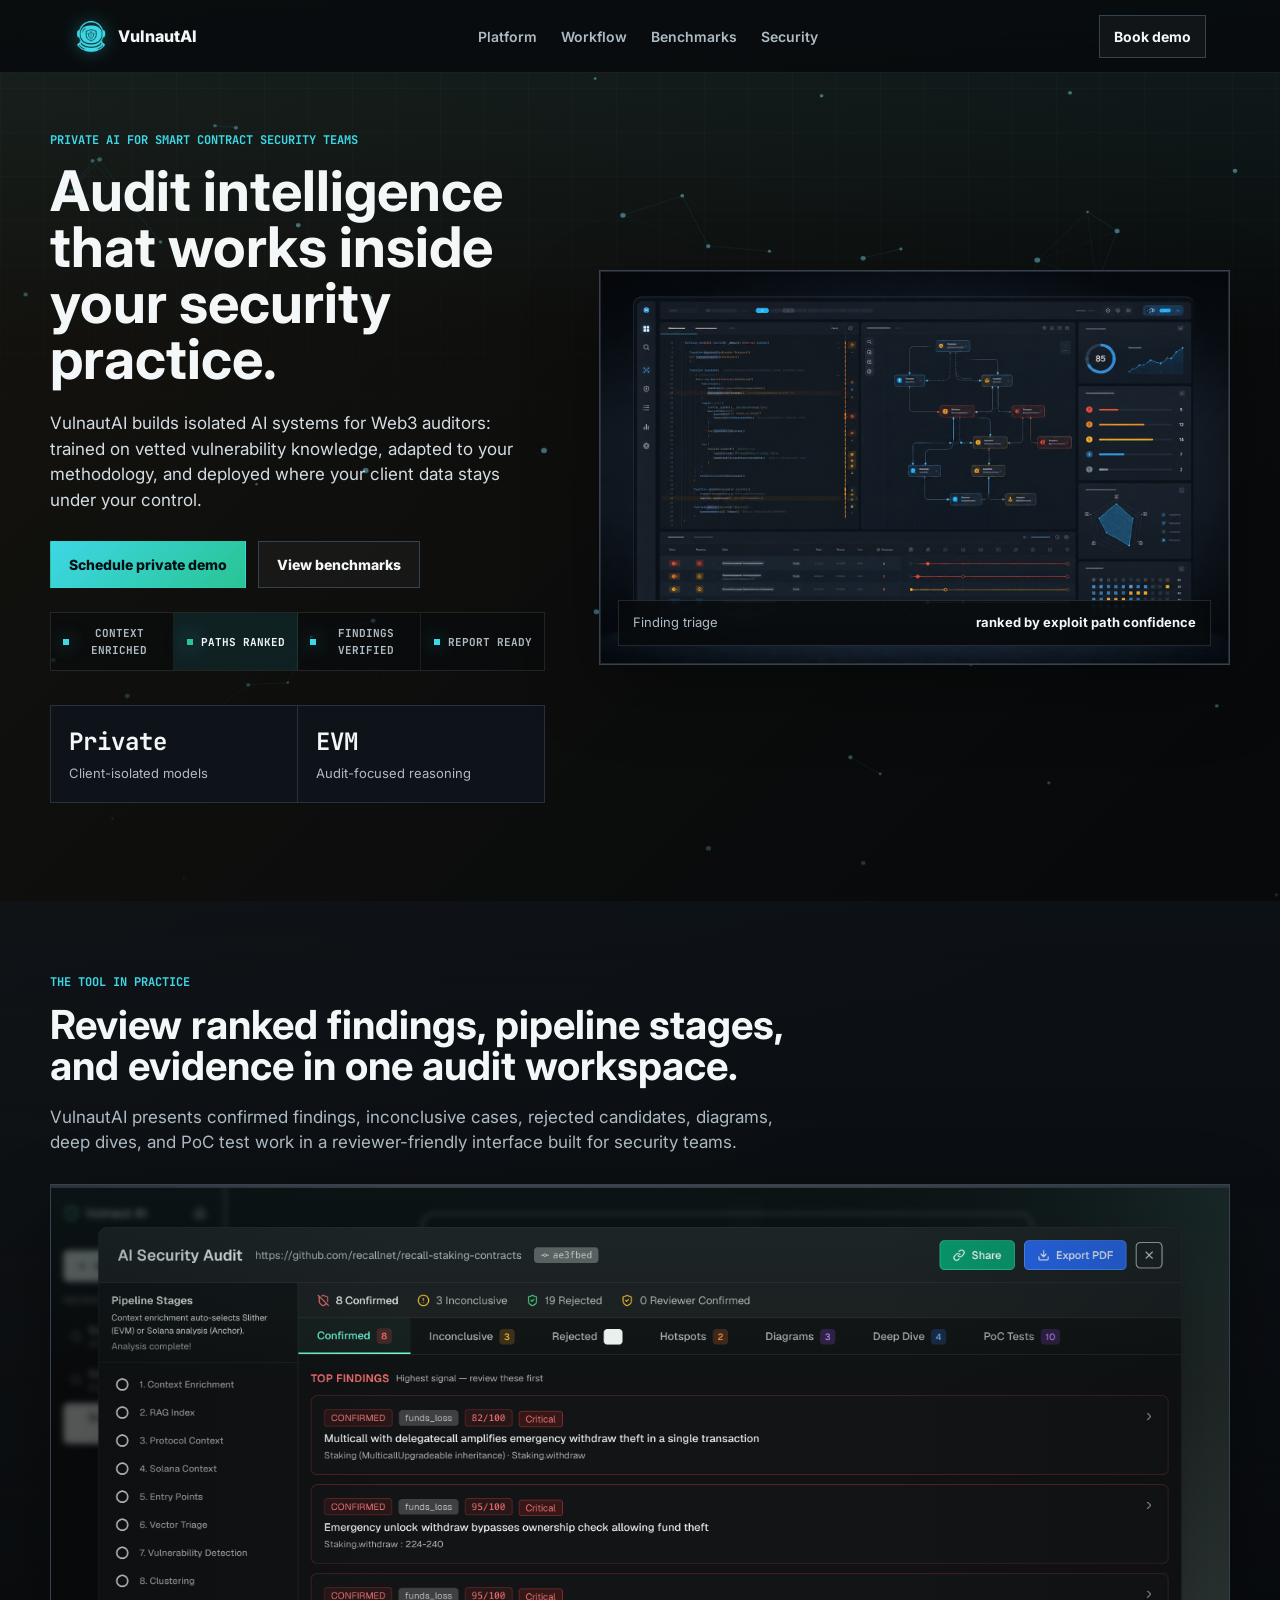
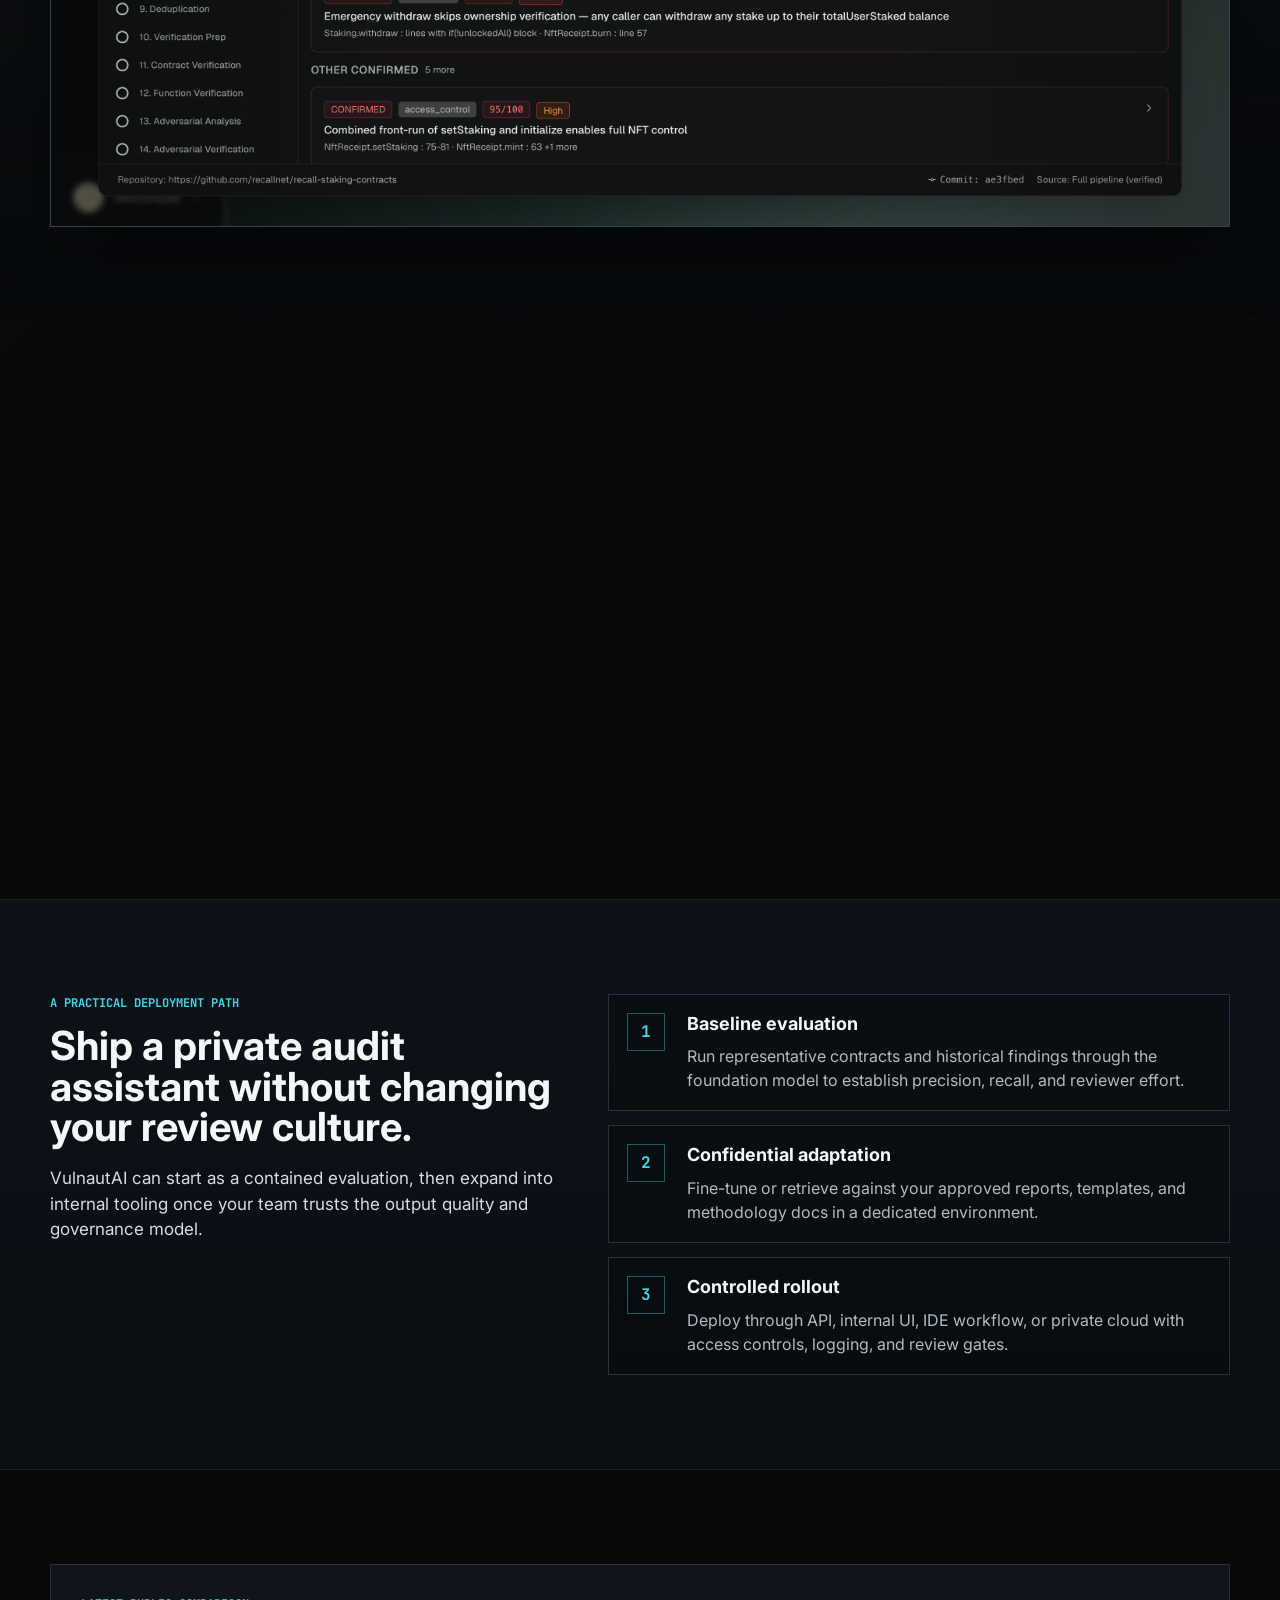
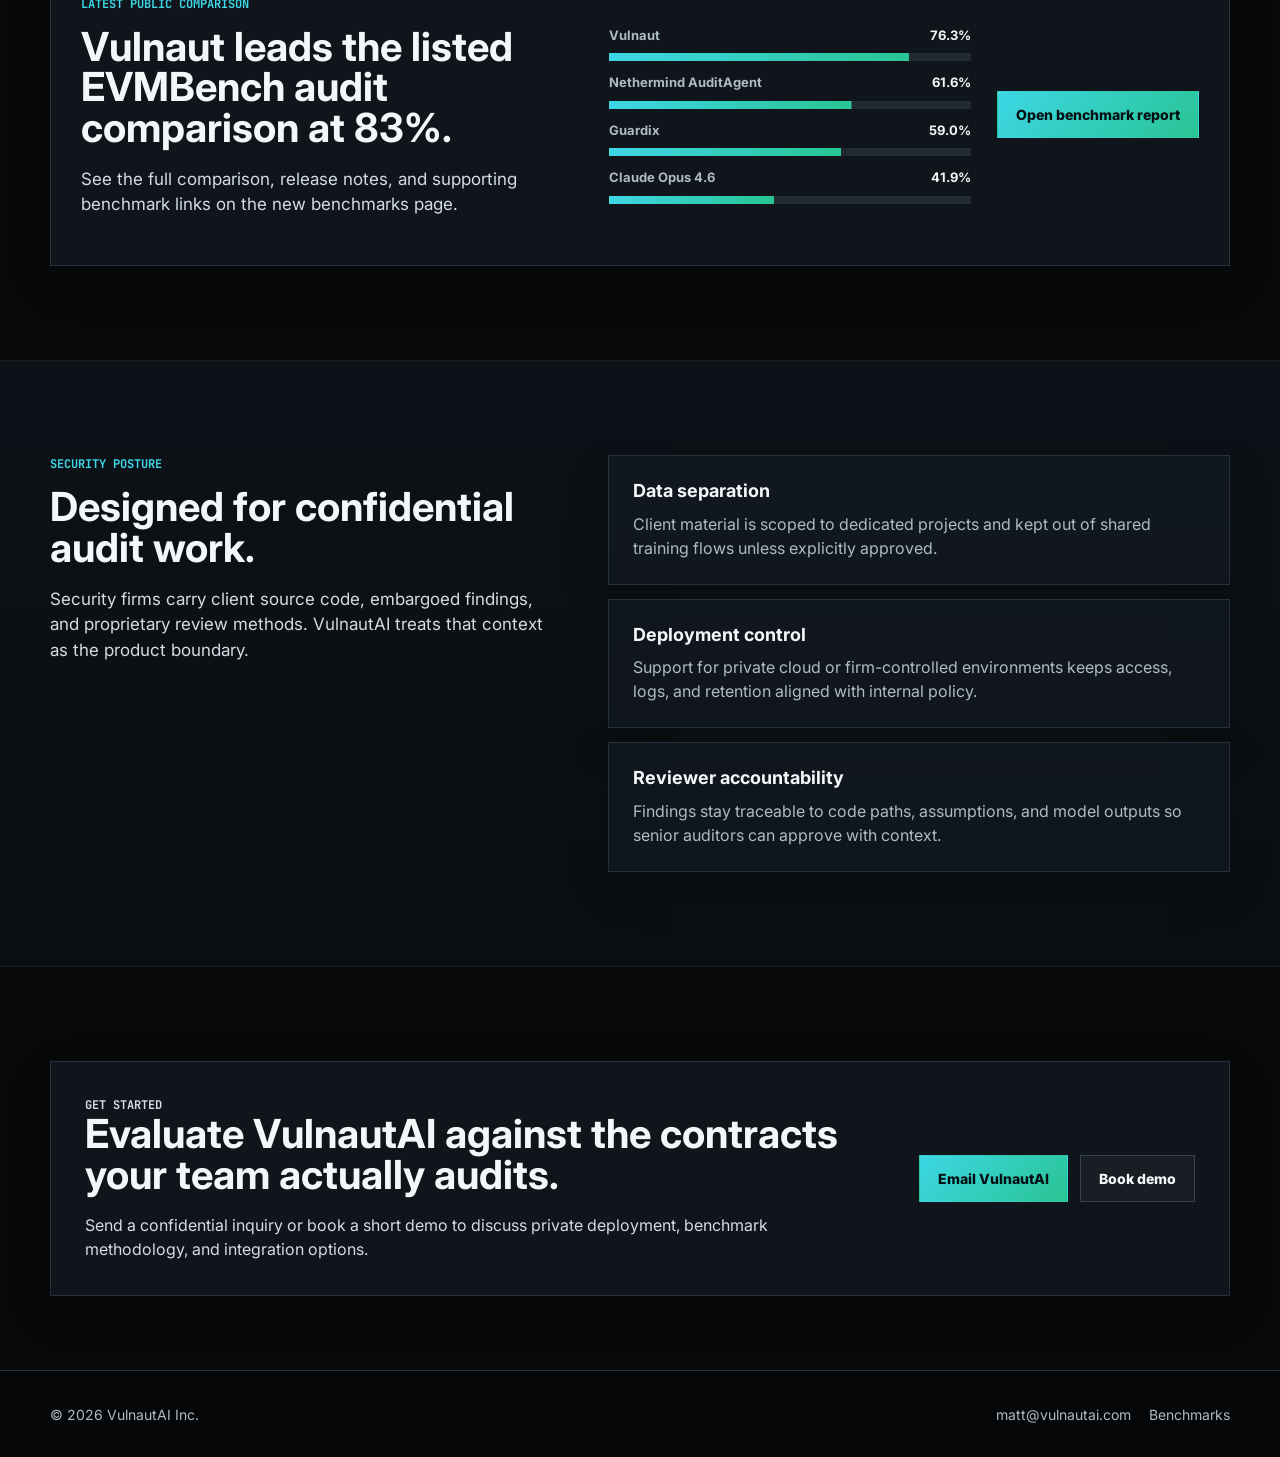
<file: index.html>
<!DOCTYPE html>
<html lang="en">
<head>
  <meta charset="UTF-8">
  <meta name="viewport" content="width=device-width, initial-scale=1.0">
  <meta name="description" content="VulnautAI builds private AI systems for smart contract security teams, combining isolated model deployments with measurable audit performance.">
  <title>VulnautAI - Private AI for Web3 Security</title>
  <meta name="theme-color" content="#07090b">
  <link rel="icon" type="image/svg+xml" href="favicon.svg">
  <meta property="og:type" content="website">
  <meta property="og:site_name" content="VulnautAI">
  <meta property="og:title" content="VulnautAI — Private AI for Web3 Security">
  <meta property="og:description" content="Isolated AI systems for smart contract auditors: vetted vulnerability knowledge, your methodology, and deployment where client data stays under your control.">
  <meta property="og:image" content="assets/security-workbench-hero.png">
  <meta property="og:url" content="https://vulnautai.com/">
  <meta name="twitter:card" content="summary_large_image">
  <meta name="twitter:title" content="VulnautAI — Private AI for Web3 Security">
  <meta name="twitter:description" content="Audit intelligence that works inside your security practice.">
  <meta name="twitter:image" content="assets/security-workbench-hero.png">
  <script>document.documentElement.classList.add("js");</script>
  <link rel="preconnect" href="https://fonts.googleapis.com">
  <link rel="preconnect" href="https://fonts.gstatic.com" crossorigin>
  <link href="https://fonts.googleapis.com/css2?family=Inter:wght@400;500;600;700;800&family=JetBrains+Mono:wght@500;600;700&display=swap" rel="stylesheet">
  <link rel="stylesheet" href="styles.css">
</head>
<body>
  <header class="site-header">
    <nav class="nav-shell" aria-label="Primary navigation">
      <a class="brand" href="index.html" aria-label="VulnautAI home">
        <img class="brand-mark" src="logo-mark.png" alt="" aria-hidden="true">
        <span>VulnautAI</span>
      </a>
      <div class="nav-links">
        <a href="#platform">Platform</a>
        <a href="#workflow">Workflow</a>
        <a href="benchmarks.html">Benchmarks</a>
        <a href="#security">Security</a>
      </div>
      <a class="nav-cta" href="https://calendly.com/matt-vulnautai/30min">Book demo</a>
    </nav>
  </header>

  <main>
    <section class="hero section-band">
      <canvas class="hero-net" aria-hidden="true"></canvas>
      <div class="section-inner hero-grid">
        <div class="hero-copy" data-reveal>
          <p class="eyebrow">Private AI for smart contract security teams</p>
          <h1>Audit intelligence that works inside your security practice.</h1>
          <p class="hero-lede">VulnautAI builds isolated AI systems for Web3 auditors: trained on vetted vulnerability knowledge, adapted to your methodology, and deployed where your client data stays under your control.</p>
          <div class="hero-actions">
            <a class="button button-primary" href="https://calendly.com/matt-vulnautai/30min">Schedule private demo</a>
            <a class="button button-secondary" href="benchmarks.html">View benchmarks</a>
          </div>
          <div class="signal-rail" aria-label="Audit signal flow">
            <span>Context enriched</span>
            <span>Paths ranked</span>
            <span>Findings verified</span>
            <span>Report ready</span>
          </div>
          <dl class="hero-metrics" aria-label="VulnautAI highlights">
            <div>
              <dt>Private</dt>
              <dd>Client-isolated models</dd>
            </div>
            <div>
              <dt>EVM</dt>
              <dd>Audit-focused reasoning</dd>
            </div>
          </dl>
        </div>
        <div class="hero-visual" data-reveal data-tilt aria-label="AI security audit workbench preview">
          <img src="assets/security-workbench-hero.png" alt="Security audit dashboard showing code review panes, vulnerability traces, and benchmark cards">
          <div class="hero-visual-caption">
            <span>Finding triage</span>
            <strong>ranked by exploit path confidence</strong>
          </div>
        </div>
      </div>
    </section>

    <section class="section-band product-proof-band">
      <div class="section-inner product-proof">
        <div class="product-proof-copy" data-reveal>
          <p class="eyebrow">The tool in practice</p>
          <h2>Review ranked findings, pipeline stages, and evidence in one audit workspace.</h2>
          <p class="section-intro">VulnautAI presents confirmed findings, inconclusive cases, rejected candidates, diagrams, deep dives, and PoC test work in a reviewer-friendly interface built for security teams.</p>
        </div>
        <figure class="product-shot" data-reveal data-tilt>
          <img src="assets/vulnaut-audit-ui.png" alt="VulnautAI security audit interface showing pipeline stages, confirmed findings, and export controls">
        </figure>
      </div>
    </section>

    <section id="platform" class="section-band">
      <div class="section-inner split-section">
        <div data-reveal>
          <p class="eyebrow">Built for auditors, not generic chat</p>
          <h2>From vulnerability signal to review-ready evidence.</h2>
        </div>
        <p class="section-intro" data-reveal>The platform is designed around how security firms actually work: private client context, repeatable methodology, explainable finding evidence, and measurable model performance.</p>
      </div>

      <div class="section-inner feature-grid">
        <article class="feature-card" data-reveal>
          <span class="feature-kicker">01</span>
          <h3>Private model rooms</h3>
          <p>Dedicated environments for each firm keep methodology, audit reports, and client material isolated throughout tuning, evaluation, and deployment.</p>
        </article>
        <article class="feature-card" data-reveal>
          <span class="feature-kicker">02</span>
          <h3>Evidence-first findings</h3>
          <p>Outputs are structured around exploit path, affected code, impact, assumptions, and remediation notes so auditors can review instead of rewrite.</p>
        </article>
        <article class="feature-card" data-reveal>
          <span class="feature-kicker">03</span>
          <h3>Benchmark ledger</h3>
          <p>Model releases are compared against public EVM audit tasks and peer systems so performance claims stay tied to visible measurements.</p>
        </article>
      </div>
    </section>

    <section id="workflow" class="section-band band-muted">
      <div class="section-inner workflow-layout">
        <div class="workflow-copy" data-reveal>
          <p class="eyebrow">A practical deployment path</p>
          <h2>Ship a private audit assistant without changing your review culture.</h2>
          <p class="section-intro">VulnautAI can start as a contained evaluation, then expand into internal tooling once your team trusts the output quality and governance model.</p>
        </div>
        <ol class="process-list">
          <li data-reveal>
            <span>1</span>
            <div>
              <h3>Baseline evaluation</h3>
              <p>Run representative contracts and historical findings through the foundation model to establish precision, recall, and reviewer effort.</p>
            </div>
          </li>
          <li data-reveal>
            <span>2</span>
            <div>
              <h3>Confidential adaptation</h3>
              <p>Fine-tune or retrieve against your approved reports, templates, and methodology docs in a dedicated environment.</p>
            </div>
          </li>
          <li data-reveal>
            <span>3</span>
            <div>
              <h3>Controlled rollout</h3>
              <p>Deploy through API, internal UI, IDE workflow, or private cloud with access controls, logging, and review gates.</p>
            </div>
          </li>
        </ol>
      </div>
    </section>

    <section class="section-band">
      <div class="section-inner benchmark-teaser" data-reveal>
        <div>
          <p class="eyebrow">Latest public comparison</p>
          <h2>Vulnaut leads the listed EVMBench audit comparison at 83%.</h2>
          <p class="section-intro">See the full comparison, release notes, and supporting benchmark links on the new benchmarks page.</p>
        </div>
        <div class="mini-bars" aria-label="Top benchmark scores">
          <div class="mini-bar">
            <span>Vulnaut</span>
            <strong>83.0%</strong>
            <i style="--value: 83%"></i>
          </div>
          <div class="mini-bar">
            <span>Nethermind AuditAgent</span>
            <strong>67.0%</strong>
            <i style="--value: 67%"></i>
          </div>
          <div class="mini-bar">
            <span>Guardix</span>
            <strong>64.2%</strong>
            <i style="--value: 64.2%"></i>
          </div>
          <div class="mini-bar">
            <span>Claude Opus 4.6</span>
            <strong>45.6%</strong>
            <i style="--value: 45.6%"></i>
          </div>
        </div>
        <a class="button button-primary" href="benchmarks.html">Open benchmark report</a>
      </div>
    </section>

    <section id="security" class="section-band band-muted">
      <div class="section-inner security-grid">
        <div data-reveal>
          <p class="eyebrow">Security posture</p>
          <h2>Designed for confidential audit work.</h2>
          <p class="section-intro">Security firms carry client source code, embargoed findings, and proprietary review methods. VulnautAI treats that context as the product boundary.</p>
        </div>
        <div class="security-points">
          <article data-reveal>
            <h3>Data separation</h3>
            <p>Client material is scoped to dedicated projects and kept out of shared training flows unless explicitly approved.</p>
          </article>
          <article data-reveal>
            <h3>Deployment control</h3>
            <p>Support for private cloud or firm-controlled environments keeps access, logs, and retention aligned with internal policy.</p>
          </article>
          <article data-reveal>
            <h3>Reviewer accountability</h3>
            <p>Findings stay traceable to code paths, assumptions, and model outputs so senior auditors can approve with context.</p>
          </article>
        </div>
      </div>
    </section>

    <section class="section-band contact-band">
      <div class="section-inner contact-panel" data-reveal>
        <div>
          <p class="eyebrow">Get started</p>
          <h2>Evaluate VulnautAI against the contracts your team actually audits.</h2>
          <p>Send a confidential inquiry or book a short demo to discuss private deployment, benchmark methodology, and integration options.</p>
        </div>
        <div class="contact-actions">
          <a class="button button-primary" href="mailto:matt@vulnautai.com">Email VulnautAI</a>
          <a class="button button-secondary" href="https://calendly.com/matt-vulnautai/30min">Book demo</a>
        </div>
      </div>
    </section>
  </main>

  <footer class="site-footer">
    <div class="section-inner footer-inner">
      <p>&copy; 2026 VulnautAI Inc.</p>
      <div>
        <a href="mailto:matt@vulnautai.com">matt@vulnautai.com</a>
        <a href="benchmarks.html">Benchmarks</a>
      </div>
    </div>
  </footer>
  <script src="app.js" defer></script>
</body>
</html>
</file>
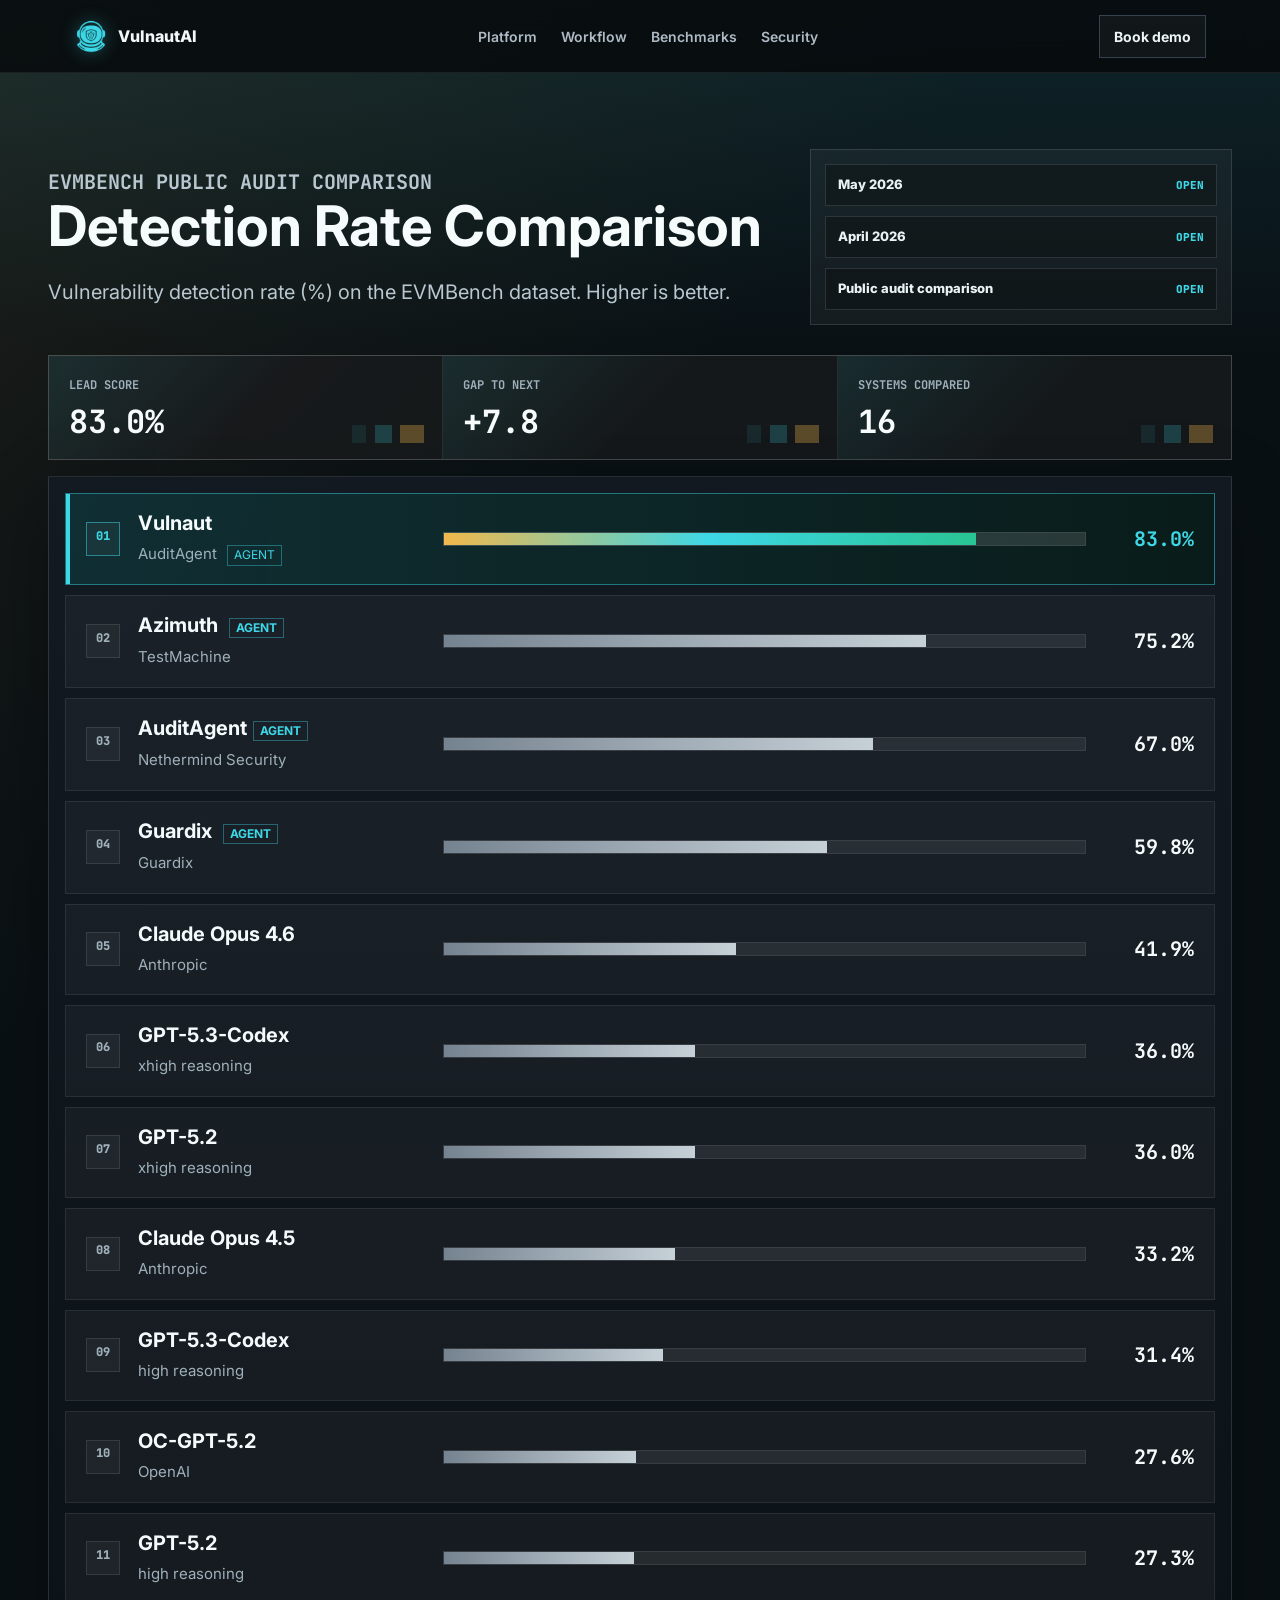
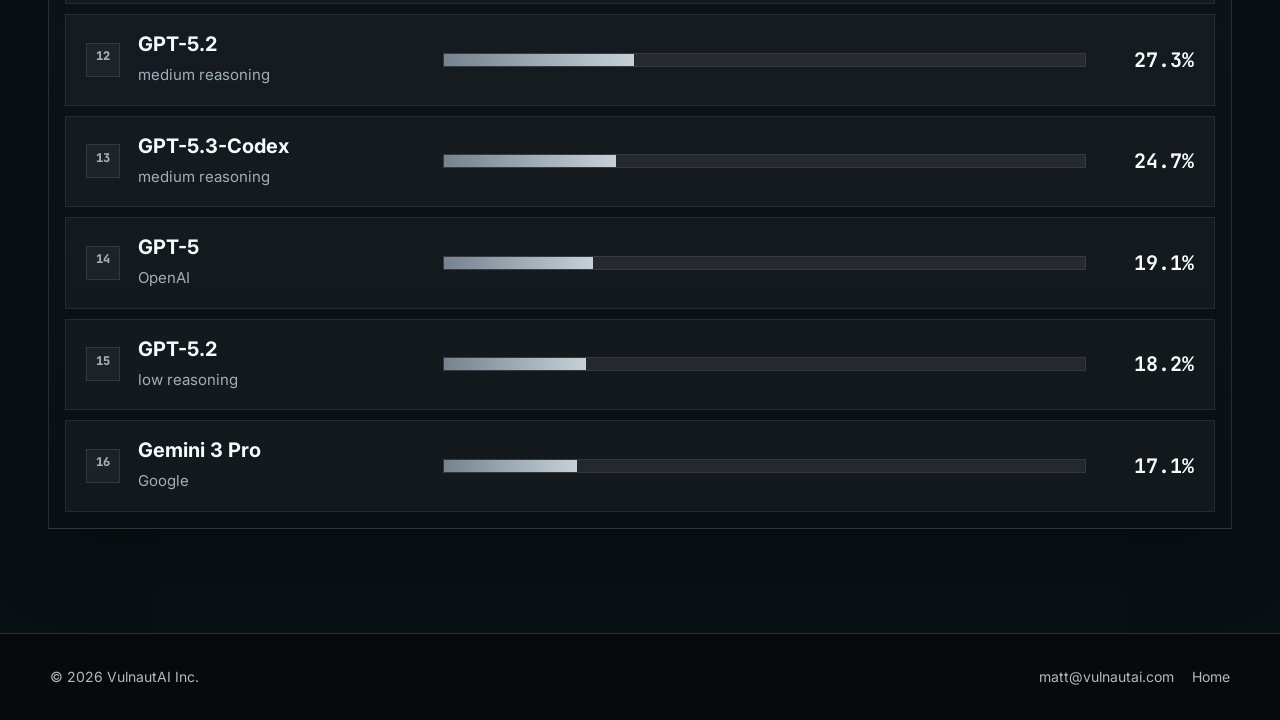
<file: benchmarks.html>
<!DOCTYPE html>
<html lang="en">
<head>
  <meta charset="UTF-8">
  <meta name="viewport" content="width=device-width, initial-scale=1.0">
  <meta name="description" content="VulnautAI benchmark results, EVMBench reports, and public audit comparison scores.">
  <title>Benchmarks - VulnautAI</title>
  <meta name="theme-color" content="#091014">
  <link rel="icon" type="image/svg+xml" href="favicon.svg">
  <meta property="og:type" content="website">
  <meta property="og:site_name" content="VulnautAI">
  <meta property="og:title" content="VulnautAI — EVMBench Detection Rate Comparison">
  <meta property="og:description" content="Vulnerability detection rate on the EVMBench dataset. Vulnaut leads the public audit comparison at 83.0%.">
  <meta property="og:url" content="https://vulnautai.com/benchmarks.html">
  <meta name="twitter:card" content="summary_large_image">
  <meta name="twitter:title" content="VulnautAI — EVMBench Detection Rate Comparison">
  <meta name="twitter:description" content="Vulnaut leads the public audit comparison at 83.0%.">
  <script>document.documentElement.classList.add("js");</script>
  <link rel="preconnect" href="https://fonts.googleapis.com">
  <link rel="preconnect" href="https://fonts.gstatic.com" crossorigin>
  <link href="https://fonts.googleapis.com/css2?family=Inter:wght@400;500;600;700;800&family=JetBrains+Mono:wght@500;600;700&display=swap" rel="stylesheet">
  <link rel="stylesheet" href="styles.css">
</head>
<body class="comparison-page">
  <header class="site-header">
    <nav class="nav-shell" aria-label="Primary navigation">
      <a class="brand" href="index.html" aria-label="VulnautAI home">
        <img class="brand-mark" src="logo-mark.png" alt="" aria-hidden="true">
        <span>VulnautAI</span>
      </a>
      <div class="nav-links">
        <a href="index.html#platform">Platform</a>
        <a href="index.html#workflow">Workflow</a>
        <a href="benchmarks.html">Benchmarks</a>
        <a href="index.html#security">Security</a>
      </div>
      <a class="nav-cta" href="https://calendly.com/matt-vulnautai/30min">Book demo</a>
    </nav>
  </header>

  <main class="comparison-main">
    <section class="comparison-intro">
      <div data-reveal>
        <p class="comparison-kicker">EVMBench public audit comparison</p>
        <h1>Detection Rate Comparison</h1>
        <p>Vulnerability detection rate (%) on the EVMBench dataset. Higher is better.</p>
      </div>
      <div class="report-links" id="reports" data-reveal aria-label="Benchmark source links">
        <a href="https://www.notion.so/VulnautAI-Score-on-EVMBench-May-2026-36dcd0d11463803a98b4fb45fc213300">May 2026</a>
        <a href="https://www.notion.so/VulnautAI-Score-on-EVMBench-April-2026-140cd0d114638326b743819d1d760440">April 2026</a>
        <a href="https://www.notion.so/Vulnaut-Public-Audit-Comparison-35acd0d1146380d482d7ef9dad1f2817">Public audit comparison</a>
      </div>
    </section>

    <section class="comparison-summary" aria-label="Benchmark summary">
      <div>
        <span>Lead score</span>
        <strong>83.0%</strong>
      </div>
      <div>
        <span>Gap to next</span>
        <strong>+7.8</strong>
      </div>
      <div>
        <span>Systems compared</span>
        <strong>16</strong>
      </div>
    </section>

    <section id="comparison" class="detection-board" aria-label="Detection rate comparison scores">
      <article class="detection-row leader" data-reveal>
        <div class="competitor">
          <span class="competitor-mark">V</span>
          <div>
            <strong>Vulnaut</strong>
            <small>AuditAgent <em>Agent</em></small>
          </div>
        </div>
        <div class="detection-track" aria-hidden="true"><i style="--value: 83%"></i></div>
        <strong class="score">83.0%</strong>
      </article>


      <article class="detection-row" data-reveal>
        <div class="competitor">
          <span class="competitor-mark">D</span>
          <div>
            <strong>Azimuth <em>Agent</em></strong>
            <small>TestMachine</small>
          </div>
        </div>
        <div class="detection-track" aria-hidden="true"><i style="--value: 75.2%"></i></div>
        <strong class="score">75.2%</strong>
      </article>

      <article class="detection-row" data-reveal>
        <div class="competitor">
          <span class="competitor-mark">N</span>
          <div>
            <strong>AuditAgent<em>Agent</em></strong>
            <small>Nethermind Security</small>
          </div>
        </div>
        <div class="detection-track" aria-hidden="true"><i style="--value: 67%"></i></div>
        <strong class="score">67.0%</strong>
      </article>

      <article class="detection-row" data-reveal>
        <div class="competitor">
          <span class="competitor-mark">G</span>
          <div>
            <strong>Guardix <em>Agent</em></strong>
            <small>Guardix</small>
          </div>
        </div>
        <div class="detection-track" aria-hidden="true"><i style="--value: 59.8%"></i></div>
        <strong class="score">59.8%</strong>
      </article>

      <article class="detection-row" data-reveal>
        <div class="competitor">
          <span class="competitor-mark">A</span>
          <div>
            <strong>Claude Opus 4.6</strong>
            <small>Anthropic</small>
          </div>
        </div>
        <div class="detection-track" aria-hidden="true"><i style="--value: 45.6%"></i></div>
        <strong class="score">45.6%</strong>
      </article>

      <article class="detection-row" data-reveal>
        <div class="competitor">
          <span class="competitor-mark">O</span>
          <div>
            <strong>GPT-5.3-Codex</strong>
            <small>xhigh reasoning</small>
          </div>
        </div>
        <div class="detection-track" aria-hidden="true"><i style="--value: 39.2%"></i></div>
        <strong class="score">39.2%</strong>
      </article>

      <article class="detection-row" data-reveal>
        <div class="competitor">
          <span class="competitor-mark">O</span>
          <div>
            <strong>GPT-5.2</strong>
            <small>xhigh reasoning</small>
          </div>
        </div>
        <div class="detection-track" aria-hidden="true"><i style="--value: 39.2%"></i></div>
        <strong class="score">39.2%</strong>
      </article>

      <article class="detection-row" data-reveal>
        <div class="competitor">
          <span class="competitor-mark">A</span>
          <div>
            <strong>Claude Opus 4.5</strong>
            <small>Anthropic</small>
          </div>
        </div>
        <div class="detection-track" aria-hidden="true"><i style="--value: 36.1%"></i></div>
        <strong class="score">36.1%</strong>
      </article>

      <article class="detection-row" data-reveal>
        <div class="competitor">
          <span class="competitor-mark">O</span>
          <div>
            <strong>GPT-5.3-Codex</strong>
            <small>high reasoning</small>
          </div>
        </div>
        <div class="detection-track" aria-hidden="true"><i style="--value: 34.2%"></i></div>
        <strong class="score">34.2%</strong>
      </article>

      <article class="detection-row" data-reveal>
        <div class="competitor">
          <span class="competitor-mark">O</span>
          <div>
            <strong>OC-GPT-5.2</strong>
            <small>OpenAI</small>
          </div>
        </div>
        <div class="detection-track" aria-hidden="true"><i style="--value: 30%"></i></div>
        <strong class="score">30.0%</strong>
      </article>

      <article class="detection-row" data-reveal>
        <div class="competitor">
          <span class="competitor-mark">O</span>
          <div>
            <strong>GPT-5.2</strong>
            <small>high reasoning</small>
          </div>
        </div>
        <div class="detection-track" aria-hidden="true"><i style="--value: 29.7%"></i></div>
        <strong class="score">29.7%</strong>
      </article>

      <article class="detection-row" data-reveal>
        <div class="competitor">
          <span class="competitor-mark">O</span>
          <div>
            <strong>GPT-5.2</strong>
            <small>medium reasoning</small>
          </div>
        </div>
        <div class="detection-track" aria-hidden="true"><i style="--value: 29.7%"></i></div>
        <strong class="score">29.7%</strong>
      </article>

      <article class="detection-row" data-reveal>
        <div class="competitor">
          <span class="competitor-mark">O</span>
          <div>
            <strong>GPT-5.3-Codex</strong>
            <small>medium reasoning</small>
          </div>
        </div>
        <div class="detection-track" aria-hidden="true"><i style="--value: 26.9%"></i></div>
        <strong class="score">26.9%</strong>
      </article>

      <article class="detection-row" data-reveal>
        <div class="competitor">
          <span class="competitor-mark">O</span>
          <div>
            <strong>GPT-5</strong>
            <small>OpenAI</small>
          </div>
        </div>
        <div class="detection-track" aria-hidden="true"><i style="--value: 23.3%"></i></div>
        <strong class="score">23.3%</strong>
      </article>

      <article class="detection-row" data-reveal>
        <div class="competitor">
          <span class="competitor-mark">O</span>
          <div>
            <strong>GPT-5.2</strong>
            <small>low reasoning</small>
          </div>
        </div>
        <div class="detection-track" aria-hidden="true"><i style="--value: 22.2%"></i></div>
        <strong class="score">22.2%</strong>
      </article>

      <article class="detection-row" data-reveal>
        <div class="competitor">
          <span class="competitor-mark">G</span>
          <div>
            <strong>Gemini 3 Pro</strong>
            <small>Google</small>
          </div>
        </div>
        <div class="detection-track" aria-hidden="true"><i style="--value: 20.8%"></i></div>
        <strong class="score">20.8%</strong>
      </article>
    </section>
  </main>

  <footer class="site-footer comparison-footer">
    <div class="section-inner footer-inner">
      <p>&copy; 2026 VulnautAI Inc.</p>
      <div>
        <a href="mailto:matt@vulnautai.com">matt@vulnautai.com</a>
        <a href="index.html">Home</a>
      </div>
    </div>
  </footer>
  <script src="app.js" defer></script>
</body>
</html>
</file>
<file: styles.css>
:root {
  --bg: #07090b;
  --bg-elevated: #0d1116;
  --bg-muted: #10161d;
  --panel: #131a22;
  --panel-strong: #18212b;
  --line: #26313d;
  --line-strong: #344251;
  --text: #f4f7f8;
  --muted: #aebbc4;
  --muted-strong: #d4dde3;
  --cyan: #3dd7e6;
  --teal: #29c493;
  --amber: #f2b84b;
  --red: #ee6c5d;
  --blue: #6ba6ff;
  --shadow: 0 24px 70px rgba(0, 0, 0, 0.32);
  --max: 1180px;
}

* {
  box-sizing: border-box;
}

html {
  scroll-behavior: smooth;
}

body {
  margin: 0;
  font-family: "Inter", system-ui, -apple-system, BlinkMacSystemFont, "Segoe UI", sans-serif;
  color: var(--text);
  background:
    linear-gradient(180deg, rgba(61, 215, 230, 0.08) 0, transparent 340px),
    linear-gradient(135deg, rgba(242, 184, 75, 0.06) 0, transparent 34%),
    var(--bg);
  line-height: 1.5;
  overflow-x: hidden;
}

body::before {
  content: "";
  position: fixed;
  inset: 0;
  pointer-events: none;
  background-image:
    linear-gradient(rgba(255,255,255,0.025) 1px, transparent 1px),
    linear-gradient(90deg, rgba(255,255,255,0.025) 1px, transparent 1px);
  background-size: 44px 44px;
  mask-image: linear-gradient(to bottom, black, transparent 70%);
}

img {
  display: block;
  max-width: 100%;
}

a {
  color: inherit;
}

.site-header {
  position: sticky;
  top: 0;
  z-index: 20;
  border-bottom: 1px solid rgba(255,255,255,0.08);
  background: rgba(7, 9, 11, 0.82);
  backdrop-filter: blur(18px);
}

.nav-shell {
  max-width: var(--max);
  margin: 0 auto;
  min-height: 72px;
  padding: 0 24px;
  display: flex;
  align-items: center;
  justify-content: space-between;
  gap: 24px;
}

.brand {
  display: inline-flex;
  align-items: center;
  gap: 10px;
  text-decoration: none;
  font-weight: 800;
  letter-spacing: 0;
}

.brand-mark {
  width: 34px;
  height: 34px;
  display: block;
  object-fit: contain;
  filter: drop-shadow(0 0 9px rgba(61, 215, 230, 0.4));
}

.nav-links {
  display: flex;
  align-items: center;
  gap: 24px;
  color: var(--muted);
  font-size: 14px;
  font-weight: 600;
}

.nav-links a,
.site-footer a {
  text-decoration: none;
}

.nav-links a:hover,
.site-footer a:hover {
  color: var(--cyan);
}

.nav-cta {
  border: 1px solid var(--line-strong);
  padding: 10px 14px;
  text-decoration: none;
  font-weight: 700;
  font-size: 14px;
  background: rgba(255,255,255,0.04);
}

.nav-cta:hover {
  border-color: var(--cyan);
  color: var(--cyan);
}

.section-band {
  position: relative;
  padding: 94px 24px;
}

.band-muted {
  background: linear-gradient(180deg, rgba(16, 22, 29, 0.72), rgba(13, 17, 22, 0.72));
  border-top: 1px solid rgba(255,255,255,0.06);
  border-bottom: 1px solid rgba(255,255,255,0.06);
}

.section-inner {
  max-width: var(--max);
  margin: 0 auto;
}

.hero {
  padding-top: 54px;
  min-height: calc(100vh - 72px);
  display: grid;
  align-items: center;
}

.hero-grid {
  display: grid;
  grid-template-columns: minmax(0, 0.88fr) minmax(360px, 1.12fr);
  gap: 54px;
  align-items: center;
}

.hero-copy {
  max-width: 680px;
}

.eyebrow {
  margin: 0 0 14px;
  color: var(--cyan);
  font-family: "JetBrains Mono", monospace;
  font-size: 12px;
  font-weight: 700;
  letter-spacing: 0;
  text-transform: uppercase;
}

h1,
h2,
h3,
p {
  margin-top: 0;
}

h1 {
  margin-bottom: 24px;
  font-size: 56px;
  line-height: 1;
  letter-spacing: 0;
}

h2 {
  margin-bottom: 18px;
  font-size: 40px;
  line-height: 1.02;
  letter-spacing: 0;
}

h3 {
  margin-bottom: 10px;
  font-size: 18px;
  line-height: 1.2;
  letter-spacing: 0;
}

.hero-lede,
.section-intro {
  color: var(--muted-strong);
  font-size: 17px;
}

.hero-lede {
  max-width: 620px;
  margin-bottom: 28px;
}

.hero-actions,
.contact-actions {
  display: flex;
  flex-wrap: wrap;
  gap: 12px;
  align-items: center;
}

.signal-rail {
  position: relative;
  margin-top: 24px;
  display: grid;
  grid-template-columns: repeat(4, minmax(0, 1fr));
  border: 1px solid rgba(255,255,255,0.10);
  background: rgba(7, 9, 11, 0.46);
  overflow: hidden;
}

.signal-rail::before {
  content: "";
  position: absolute;
  inset: 0;
  width: 32%;
  background: linear-gradient(90deg, transparent, rgba(61, 215, 230, 0.16), transparent);
  transform: translateX(-120%);
  animation: signal-sweep 5.8s ease-in-out infinite;
}

.signal-rail span {
  position: relative;
  display: flex;
  align-items: center;
  justify-content: center;
  gap: 8px;
  padding: 12px;
  border-right: 1px solid rgba(255,255,255,0.08);
  color: var(--muted);
  font-family: "JetBrains Mono", monospace;
  font-size: 11px;
  font-weight: 700;
  text-transform: uppercase;
  text-align: center;
}

.signal-rail span:last-child {
  border-right: 0;
}

.signal-rail span::before {
  content: "";
  flex: none;
  width: 6px;
  height: 6px;
  background: var(--cyan);
  box-shadow: 0 0 18px rgba(61, 215, 230, 0.72);
}

.button {
  display: inline-flex;
  align-items: center;
  justify-content: center;
  min-height: 46px;
  padding: 12px 18px;
  border: 1px solid transparent;
  text-decoration: none;
  font-weight: 800;
  font-size: 14px;
  transition: transform 160ms ease, border-color 160ms ease, background 160ms ease;
}

.button:hover {
  transform: translateY(-1px);
}

.button-primary {
  color: #051014;
  background: linear-gradient(135deg, var(--cyan), var(--teal));
}

.button-secondary {
  color: var(--text);
  background: rgba(255,255,255,0.04);
  border-color: var(--line-strong);
}

.button-secondary:hover {
  border-color: var(--amber);
}

.hero-metrics {
  margin: 34px 0 0;
  display: grid;
  grid-template-columns: repeat(2, minmax(0, 1fr));
  gap: 1px;
  border: 1px solid var(--line);
  background: var(--line);
}

.hero-metrics div {
  padding: 18px;
  background: rgba(13, 17, 22, 0.92);
}

.hero-metrics dt {
  margin-bottom: 4px;
  color: var(--text);
  font-family: "JetBrains Mono", monospace;
  font-size: 24px;
  font-weight: 700;
}

.hero-metrics dd {
  margin: 0;
  color: var(--muted);
  font-size: 13px;
}

.hero-visual {
  position: relative;
  border: 1px solid var(--line-strong);
  background: var(--panel);
  box-shadow: var(--shadow);
  overflow: hidden;
}

.hero-visual::before {
  content: "";
  position: absolute;
  z-index: 1;
  inset: 0;
  background: linear-gradient(100deg, transparent 12%, rgba(61, 215, 230, 0.12) 48%, transparent 82%);
  mix-blend-mode: screen;
  transform: translateX(-115%);
  animation: lens-pass 7s ease-in-out infinite;
  pointer-events: none;
}

.hero-visual img {
  width: 100%;
  aspect-ratio: 16 / 10;
  object-fit: cover;
}

.hero-visual::after {
  content: "";
  position: absolute;
  inset: 0;
  border: 1px solid rgba(255,255,255,0.12);
  pointer-events: none;
}

.hero-visual-caption {
  position: absolute;
  left: 18px;
  right: 18px;
  bottom: 18px;
  display: flex;
  justify-content: space-between;
  gap: 14px;
  padding: 12px 14px;
  border: 1px solid rgba(255,255,255,0.12);
  background: rgba(7, 9, 11, 0.78);
  backdrop-filter: blur(12px);
  font-size: 13px;
  color: var(--muted);
}

.hero-visual-caption strong {
  color: var(--text);
}

.split-section,
.workflow-layout,
.security-grid,
.contact-panel,
.benchmark-hero,
.resource-grid {
  display: grid;
  grid-template-columns: minmax(0, 0.82fr) minmax(0, 1fr);
  gap: 48px;
  align-items: start;
}

.feature-grid {
  display: grid;
  grid-template-columns: repeat(3, minmax(0, 1fr));
  gap: 16px;
  margin-top: 34px;
}

.feature-card,
.security-points article,
.resource-card,
.scoreboard,
.contact-panel,
.method-card,
.benchmark-teaser {
  border: 1px solid var(--line);
  background: rgba(19, 26, 34, 0.76);
  box-shadow: 0 16px 42px rgba(0,0,0,0.20);
}

.feature-card,
.security-points article,
.resource-card,
.method-card {
  padding: 24px;
}

.feature-kicker {
  display: block;
  margin-bottom: 28px;
  color: var(--amber);
  font-family: "JetBrains Mono", monospace;
  font-size: 13px;
  font-weight: 700;
}

.feature-card p,
.security-points p,
.process-list p,
.resource-card p,
.method-card p,
.product-proof-copy .section-intro {
  margin-bottom: 0;
  color: var(--muted);
}

.product-proof-band {
  padding-top: 72px;
  background: linear-gradient(180deg, rgba(16, 22, 29, 0.64), rgba(7, 9, 11, 0));
}

.product-proof {
  display: grid;
  gap: 28px;
}

.product-proof-copy {
  max-width: 760px;
}

.product-shot {
  position: relative;
  margin: 0;
  border: 1px solid var(--line-strong);
  background: #0b0f12;
  box-shadow: var(--shadow);
  overflow: hidden;
}

.product-shot img {
  width: 100%;
  aspect-ratio: 16 / 8.7;
  object-fit: cover;
  object-position: center top;
}

.product-shot::after {
  content: "";
  position: absolute;
  inset: 0;
  pointer-events: none;
  background:
    linear-gradient(180deg, rgba(61, 215, 230, 0.05), transparent 32%),
    linear-gradient(90deg, rgba(7, 9, 11, 0.32), transparent 30%, transparent 70%, rgba(7, 9, 11, 0.28));
}

.shot-hud {
  position: absolute;
  z-index: 2;
  top: 18px;
  right: 18px;
  display: flex;
  align-items: center;
  gap: 10px;
  border: 1px solid rgba(61, 215, 230, 0.34);
  background: rgba(7, 9, 11, 0.76);
  padding: 10px 12px;
  color: var(--muted);
  font-family: "JetBrains Mono", monospace;
  font-size: 11px;
  text-transform: uppercase;
  backdrop-filter: blur(12px);
}

.shot-hud strong {
  color: var(--cyan);
}

.shot-scan {
  position: absolute;
  z-index: 2;
  left: 0;
  right: 0;
  top: 0;
  height: 2px;
  background: linear-gradient(90deg, transparent, var(--cyan), var(--amber), transparent);
  box-shadow: 0 0 24px rgba(61, 215, 230, 0.7);
  animation: vertical-scan 6.4s ease-in-out infinite;
}

.process-list {
  list-style: none;
  margin: 0;
  padding: 0;
  display: grid;
  gap: 14px;
}

.process-list li {
  display: grid;
  grid-template-columns: 44px 1fr;
  gap: 16px;
  padding: 18px;
  border: 1px solid var(--line);
  background: rgba(7, 9, 11, 0.36);
}

.process-list span {
  width: 38px;
  height: 38px;
  display: grid;
  place-items: center;
  color: var(--cyan);
  border: 1px solid rgba(61, 215, 230, 0.38);
  font-family: "JetBrains Mono", monospace;
  font-weight: 700;
}

.benchmark-teaser {
  padding: 30px;
  display: grid;
  grid-template-columns: minmax(0, 1fr) minmax(280px, 0.72fr) auto;
  gap: 26px;
  align-items: center;
}

.mini-bars {
  display: grid;
  gap: 12px;
}

.mini-bar {
  display: grid;
  grid-template-columns: minmax(0, 1fr) auto;
  gap: 8px 16px;
  color: var(--muted);
  font-size: 13px;
  font-weight: 700;
}

.mini-bar strong {
  color: var(--text);
}

.mini-bar i {
  grid-column: 1 / -1;
  height: 8px;
  background: linear-gradient(90deg, var(--cyan), var(--teal)) left / var(--value) 100% no-repeat, #202a34;
}

.security-points {
  display: grid;
  gap: 14px;
}

.contact-band {
  padding-bottom: 74px;
}

.contact-panel {
  padding: 34px;
  grid-template-columns: minmax(0, 1fr) auto;
  align-items: center;
}

.contact-panel p {
  margin-bottom: 0;
  color: var(--muted-strong);
}

.site-footer {
  border-top: 1px solid var(--line);
  background: #050608;
  color: var(--muted);
  font-size: 14px;
}

.footer-inner {
  min-height: 86px;
  display: flex;
  align-items: center;
  justify-content: space-between;
  gap: 24px;
}

.footer-inner p {
  margin: 0;
}

.footer-inner div {
  display: flex;
  gap: 18px;
}

.benchmark-hero {
  align-items: center;
}

.benchmark-hero-card {
  border: 1px solid rgba(61, 215, 230, 0.34);
  background:
    linear-gradient(145deg, rgba(61, 215, 230, 0.14), rgba(242, 184, 75, 0.08)),
    var(--panel);
  padding: 30px;
}

.benchmark-score {
  display: flex;
  align-items: baseline;
  gap: 12px;
  margin-bottom: 20px;
}

.benchmark-score strong {
  font-family: "JetBrains Mono", monospace;
  font-size: 88px;
  line-height: 1;
}

.benchmark-score span {
  color: var(--muted);
  font-weight: 700;
}

.benchmark-stats {
  display: grid;
  grid-template-columns: repeat(2, minmax(0, 1fr));
  gap: 1px;
  border: 1px solid var(--line);
  background: var(--line);
}

.benchmark-stats div {
  padding: 18px;
  background: rgba(7, 9, 11, 0.38);
}

.benchmark-stats dt {
  color: var(--muted);
  font-size: 12px;
  font-weight: 700;
  text-transform: uppercase;
}

.benchmark-stats dd {
  margin: 4px 0 0;
  color: var(--text);
  font-family: "JetBrains Mono", monospace;
  font-size: 20px;
  font-weight: 700;
}

.resource-grid {
  grid-template-columns: repeat(3, minmax(0, 1fr));
}

.resource-card {
  display: flex;
  min-height: 220px;
  flex-direction: column;
  justify-content: space-between;
  text-decoration: none;
}

.resource-card:hover {
  border-color: var(--cyan);
}

.resource-card span {
  color: var(--amber);
  font-family: "JetBrains Mono", monospace;
  font-size: 12px;
  font-weight: 700;
  text-transform: uppercase;
}

.resource-card strong {
  color: var(--cyan);
  font-size: 14px;
}

.scoreboard {
  padding: 12px;
}

.score-row {
  display: grid;
  grid-template-columns: minmax(170px, 0.95fr) minmax(0, 1.25fr) minmax(140px, 1fr) 76px;
  gap: 18px;
  align-items: center;
  padding: 15px 14px;
  border-bottom: 1px solid rgba(255,255,255,0.07);
}

.score-row:last-child {
  border-bottom: 0;
}

.score-entity {
  min-width: 0;
}

.score-entity strong,
.score-model strong {
  display: block;
}

.score-entity span,
.score-model span {
  display: block;
  color: var(--muted);
  font-size: 13px;
}

.score-bar {
  height: 14px;
  background: #202a34;
  position: relative;
  overflow: hidden;
}

.score-bar i {
  position: absolute;
  inset: 0 auto 0 0;
  width: var(--value);
  background: linear-gradient(90deg, var(--cyan), var(--teal));
}

.score-row.leader .score-bar i {
  background: linear-gradient(90deg, var(--amber), var(--cyan));
}

.score-value {
  color: var(--text);
  font-family: "JetBrains Mono", monospace;
  font-weight: 700;
  text-align: right;
}

.method-grid {
  display: grid;
  grid-template-columns: repeat(3, minmax(0, 1fr));
  gap: 16px;
}

.comparison-page {
  color: #edf4f6;
  background:
    linear-gradient(180deg, rgba(61, 215, 230, 0.10), transparent 360px),
    linear-gradient(135deg, rgba(242, 184, 75, 0.08) 0, transparent 30%),
    #091014;
}

.comparison-page::before {
  display: none;
}

.comparison-page .brand {
  color: var(--text);
}

.comparison-main {
  max-width: 1240px;
  margin: 0 auto;
  padding: 76px 28px 104px;
}

.comparison-intro {
  display: grid;
  grid-template-columns: minmax(0, 0.95fr) minmax(280px, 0.55fr);
  gap: 34px;
  align-items: center;
  margin-bottom: 30px;
}

.comparison-intro h1 {
  margin-bottom: 22px;
  color: #f6fbfc;
  font-size: 56px;
  line-height: 1.05;
}

.comparison-intro p {
  margin-bottom: 0;
  color: #b9c8d0;
  font-size: 20px;
}

.comparison-kicker {
  color: var(--cyan);
  font-family: "JetBrains Mono", monospace;
  font-size: 12px;
  font-weight: 700;
  text-transform: uppercase;
}

.report-links {
  display: grid;
  gap: 10px;
  border: 1px solid rgba(255,255,255,0.12);
  background: rgba(255,255,255,0.045);
  padding: 14px;
}

.report-links a {
  min-height: 42px;
  display: inline-flex;
  align-items: center;
  justify-content: space-between;
  border: 1px solid rgba(255,255,255,0.12);
  background: rgba(7, 9, 11, 0.34);
  color: #e9f3f5;
  padding: 10px 12px;
  text-decoration: none;
  font-size: 13px;
  font-weight: 800;
}

.report-links a::after {
  content: "Open";
  color: var(--cyan);
  font-family: "JetBrains Mono", monospace;
  font-size: 11px;
  text-transform: uppercase;
}

.report-links a:hover {
  border-color: var(--cyan);
}

.comparison-summary {
  display: grid;
  grid-template-columns: repeat(3, minmax(0, 1fr));
  gap: 1px;
  margin-bottom: 16px;
  border: 1px solid rgba(255,255,255,0.12);
  background: rgba(255,255,255,0.12);
}

.comparison-summary div {
  position: relative;
  min-height: 94px;
  padding: 20px;
  background:
    linear-gradient(135deg, rgba(61, 215, 230, 0.10), transparent 52%),
    rgba(7, 9, 11, 0.58);
  overflow: hidden;
}

.comparison-summary div::after {
  content: "";
  position: absolute;
  right: 18px;
  bottom: 16px;
  width: 72px;
  height: 18px;
  background:
    linear-gradient(90deg, rgba(61, 215, 230, 0.12) 20%, transparent 20% 32%, rgba(61, 215, 230, 0.28) 32% 56%, transparent 56% 66%, rgba(242, 184, 75, 0.42) 66%);
  opacity: 0.75;
}

.comparison-summary span {
  display: block;
  margin-bottom: 12px;
  color: #9fb0ba;
  font-family: "JetBrains Mono", monospace;
  font-size: 12px;
  font-weight: 700;
  text-transform: uppercase;
}

.comparison-summary strong {
  color: #f7fbfc;
  font-family: "JetBrains Mono", monospace;
  font-size: 32px;
  line-height: 1;
}

.detection-board {
  display: grid;
  counter-reset: rank;
  gap: 10px;
  border: 1px solid rgba(255,255,255,0.12);
  background:
    linear-gradient(180deg, rgba(19, 26, 34, 0.92), rgba(9, 16, 20, 0.94));
  padding: 16px;
  box-shadow: var(--shadow);
}

.detection-row {
  counter-increment: rank;
  min-height: 86px;
  display: grid;
  grid-template-columns: minmax(250px, 0.78fr) minmax(280px, 1.5fr) 86px;
  gap: 22px;
  align-items: center;
  border: 1px solid rgba(255,255,255,0.08);
  background: rgba(255,255,255,0.035);
  padding: 18px 20px;
  transition: border-color 180ms ease, background 180ms ease, transform 180ms ease;
}

.detection-row:hover {
  border-color: rgba(61, 215, 230, 0.32);
  background: rgba(61, 215, 230, 0.055);
  transform: translateX(3px);
}

.detection-row.leader {
  min-height: 92px;
  border-color: rgba(61, 215, 230, 0.45);
  background:
    linear-gradient(90deg, rgba(61, 215, 230, 0.18), rgba(41, 196, 147, 0.10)),
    rgba(5, 8, 10, 0.9);
  color: #fff;
  box-shadow: inset 4px 0 0 var(--cyan);
}

.competitor {
  min-width: 0;
  display: grid;
  grid-template-columns: 34px minmax(0, 1fr);
  gap: 18px;
  align-items: center;
}

.competitor-mark {
  width: 34px;
  height: 34px;
  display: grid;
  place-items: center;
  border: 1px solid rgba(255,255,255,0.10);
  background: rgba(255,255,255,0.04);
  color: #9fb0ba;
  font-family: "JetBrains Mono", monospace;
  font-weight: 800;
  font-size: 0;
}

.competitor-mark::before {
  content: counter(rank, decimal-leading-zero);
  font-size: 12px;
}

.leader .competitor-mark {
  border-color: rgba(61, 215, 230, 0.5);
  color: var(--cyan);
}

.competitor strong {
  display: block;
  color: #f5fbfc;
  font-size: 20px;
  line-height: 1.15;
}

.competitor small {
  display: block;
  margin-top: 8px;
  color: #9fb0ba;
  font-size: 15px;
}

.competitor em {
  display: inline-flex;
  align-items: center;
  margin-left: 6px;
  border: 1px solid rgba(61, 215, 230, 0.38);
  color: var(--cyan);
  padding: 2px 6px;
  font-style: normal;
  font-size: 12px;
  line-height: 1.2;
  text-transform: uppercase;
}

.detection-track {
  height: 14px;
  overflow: hidden;
  border: 1px solid rgba(255,255,255,0.08);
  background: rgba(255,255,255,0.07);
}

.leader .detection-track {
  background: rgba(255,255,255,0.12);
}

.detection-track i {
  display: block;
  width: var(--value);
  height: 100%;
  background: linear-gradient(90deg, #758390, #c6d0d7);
}

.leader .detection-track i {
  background: linear-gradient(90deg, var(--amber), var(--cyan), var(--teal));
}

.score {
  color: #f7fbfc;
  font-family: "JetBrains Mono", monospace;
  font-size: 20px;
  text-align: right;
}

.leader .score {
  color: var(--cyan);
}

.comparison-footer {
  background: #07090b;
  color: var(--muted);
}

/* --- Interaction layer (progressive enhancement) --- */

/* Scroll reveal: only hide when JS is present so no-JS users see everything */
.js [data-reveal] {
  opacity: 0;
  transform: translateY(20px);
  transition: opacity 0.7s ease, transform 0.7s cubic-bezier(0.22, 0.61, 0.36, 1);
}

.js [data-reveal].is-visible {
  opacity: 1;
  transform: none;
}

/* Hero attack-surface constellation */
.hero {
  overflow: hidden;
}

.hero-net {
  position: absolute;
  inset: 0;
  z-index: 0;
  width: 100%;
  height: 100%;
  pointer-events: none;
  opacity: 0.9;
  mask-image: radial-gradient(135% 110% at 72% 28%, #000 38%, transparent 82%);
  -webkit-mask-image: radial-gradient(135% 110% at 72% 28%, #000 38%, transparent 82%);
}

.hero .section-inner {
  position: relative;
  z-index: 1;
}

/* Pointer tilt on showcase panels */
[data-tilt] {
  transition: transform 320ms cubic-bezier(0.22, 0.61, 0.36, 1);
  transform-style: preserve-3d;
  will-change: transform;
}

/* Active audit pipeline */
.signal-rail span {
  transition: color 0.45s ease, background 0.45s ease;
}

.signal-rail span.active {
  color: var(--text);
  background: rgba(61, 215, 230, 0.10);
}

.signal-rail span.active::before {
  background: var(--teal);
  box-shadow: 0 0 22px rgba(61, 215, 230, 0.95);
}

@media (prefers-reduced-motion: reduce) {
  .js [data-reveal] {
    opacity: 1;
    transform: none;
    transition: none;
  }

  [data-tilt] {
    transition: none;
  }
}

@keyframes signal-sweep {
  0%, 18% {
    transform: translateX(-120%);
  }
  58%, 100% {
    transform: translateX(330%);
  }
}

@keyframes lens-pass {
  0%, 22% {
    transform: translateX(-115%);
  }
  62%, 100% {
    transform: translateX(115%);
  }
}

@keyframes vertical-scan {
  0%, 16% {
    transform: translateY(0);
    opacity: 0;
  }
  24% {
    opacity: 1;
  }
  72% {
    opacity: 1;
  }
  86%, 100% {
    transform: translateY(520px);
    opacity: 0;
  }
}

@media (prefers-reduced-motion: reduce) {
  .signal-rail::before,
  .hero-visual::before,
  .shot-scan {
    animation: none;
    display: none;
  }

  .detection-row {
    transition: none;
  }
}

@media (max-width: 980px) {
  .nav-shell {
    min-height: auto;
    padding: 16px 20px;
    flex-wrap: wrap;
  }

  .nav-links {
    order: 3;
    width: 100%;
    gap: 14px;
    overflow-x: auto;
    padding-bottom: 2px;
  }

  .hero {
    min-height: auto;
  }

  h1 {
    font-size: 48px;
  }

  h2 {
    font-size: 34px;
  }

  .benchmark-score strong {
    font-size: 72px;
  }

  .hero-grid,
  .split-section,
  .workflow-layout,
  .security-grid,
  .contact-panel,
  .benchmark-hero,
  .benchmark-teaser {
    grid-template-columns: 1fr;
  }

  .feature-grid,
  .resource-grid,
  .method-grid {
    grid-template-columns: 1fr;
  }

  .benchmark-teaser {
    align-items: stretch;
  }

  .comparison-main {
    padding: 48px 18px 72px;
  }

  .comparison-intro {
    grid-template-columns: 1fr;
    align-items: start;
  }

  .report-links {
    justify-content: flex-start;
  }

  .comparison-summary {
    grid-template-columns: 1fr;
  }

  .detection-row {
    grid-template-columns: minmax(0, 1fr);
    gap: 14px;
  }

  .score {
    text-align: left;
  }
}

@media (max-width: 640px) {
  .section-band {
    padding: 64px 18px;
  }

  .nav-cta {
    display: none;
  }

  h1 {
    font-size: 36px;
  }

  h2 {
    font-size: 34px;
  }

  .benchmark-score strong {
    font-size: 60px;
  }

  .hero-metrics,
  .benchmark-stats {
    grid-template-columns: 1fr;
  }

  .hero-visual-caption {
    position: static;
    display: block;
  }

  .score-row {
    grid-template-columns: 1fr;
    gap: 8px;
  }

  .score-value {
    text-align: left;
  }

  .footer-inner,
  .footer-inner div,
  .contact-actions {
    align-items: flex-start;
    flex-direction: column;
  }

  .button {
    width: 100%;
  }

  .signal-rail {
    grid-template-columns: 1fr 1fr;
  }

  .signal-rail span:nth-child(2) {
    border-right: 0;
  }

  .signal-rail span {
    font-size: 10px;
  }

  .product-shot img {
    aspect-ratio: 1.35 / 1;
  }

  .shot-hud {
    left: 12px;
    right: 12px;
    top: 12px;
    justify-content: space-between;
    gap: 6px;
    font-size: 10px;
  }

  .comparison-intro h1 {
    font-size: 36px;
  }

  .comparison-intro p {
    font-size: 18px;
  }

  .detection-row {
    min-height: 0;
    padding: 18px;
  }

  .competitor {
    grid-template-columns: 28px minmax(0, 1fr);
    gap: 12px;
  }

  .competitor strong {
    font-size: 18px;
  }

  .competitor small {
    font-size: 14px;
  }
}
</file>
